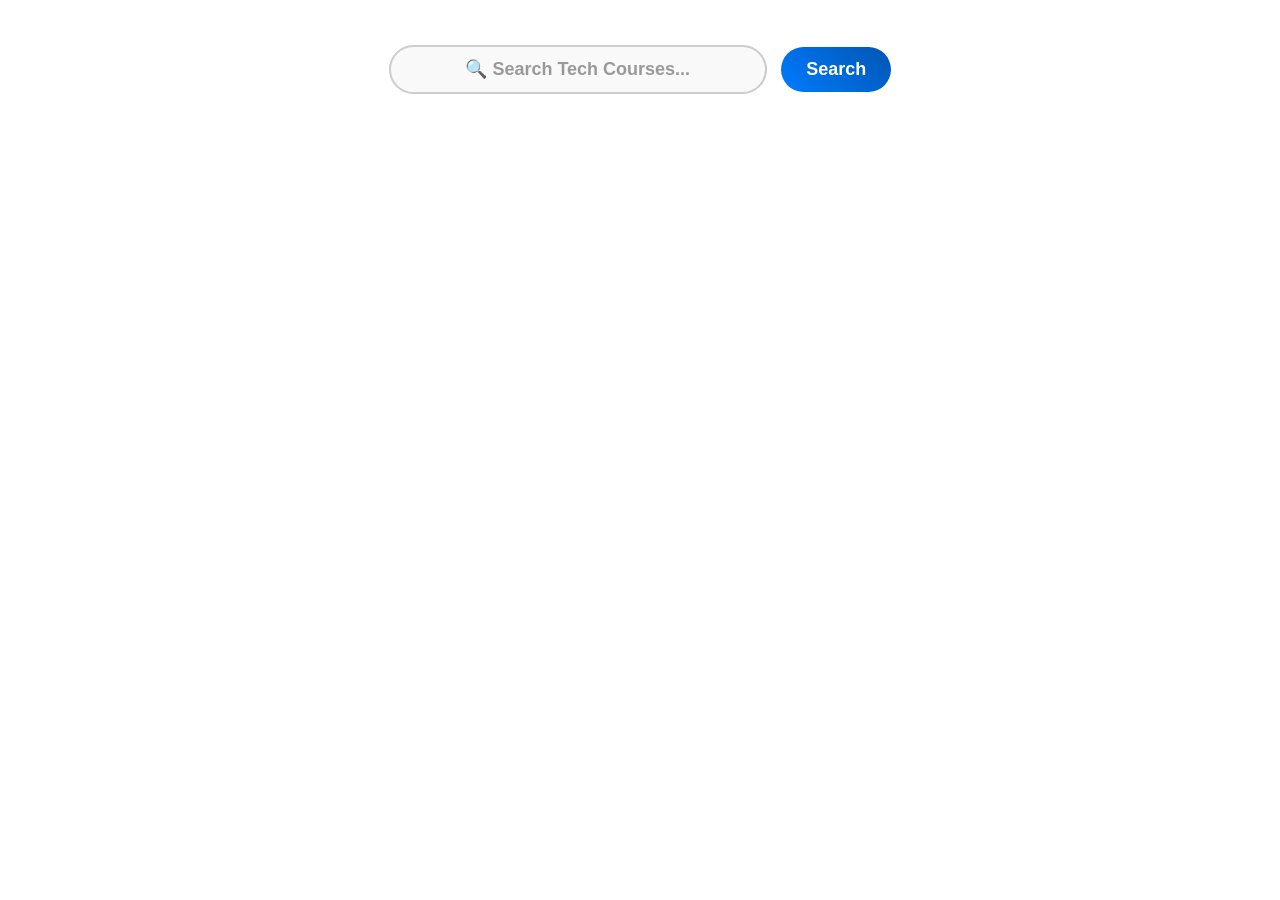
<file: Women Education - Project/index.html>
<!DOCTYPE html>
<html lang="en">
<head>
  <meta charset="UTF-8">
  <meta name="viewport" content="width=device-width, initial-scale=1.0">
  <title>Document</title>
  <script>
    function searchFunction() {
        let query = document.getElementById("searchBox").value.toLowerCase();
        if (query.includes("cs") || query.includes("it") || query.includes("tech")) {
            window.location.href = "techWebsite.html"; // Replace with actual file/link of Program B
        } else {
            alert("No results found! Try searching for CS, IT, or Tech.");
        }
    }
</script>
</head>
<body>
  
  <style>
    .search-container {
        text-align: center;
        margin: 30px 0;
        padding: 15px;
    }

    #searchBox {
        width: 350px;
        padding: 12px;
        border: 2px solid #ccc;
        border-radius: 30px;
        outline: none;
        font-size: 18px;
        transition: 0.3s ease-in-out;
        background: #f9f9f9;
        color: black;
        text-align: center;
        font-weight: bold;
    }

    #searchBox::placeholder {
        color: #999;
    }

    #searchBox:focus {
        border: 2px solid #007bff;
        box-shadow: 0 0 10px rgba(0, 123, 255, 0.5);
    }

    #searchButton {
        padding: 12px 25px;
        border: none;
        background: linear-gradient(45deg, #007bff, #0056b3);
        color: white;
        font-size: 18px;
        border-radius: 30px;
        cursor: pointer;
        transition: 0.3s ease-in-out;
        font-weight: bold;
        margin-left: 10px;
    }

    #searchButton:hover {
        background: linear-gradient(45deg, #0056b3, #007bff);
        transform: scale(1.05);
        box-shadow: 0 0 12px rgba(0, 123, 255, 0.5);
    }

    /* Background Styling */
    body {
        background: white;
        font-family: Arial, sans-serif;
        color: black;
    }
  </style>

<div class="search-container">
    <input type="text" id="searchBox" placeholder="🔍 Search Tech Courses...">
    <button id="searchButton" onclick="searchFunction()">Search</button>
</div>




</body>
</html>
</file>
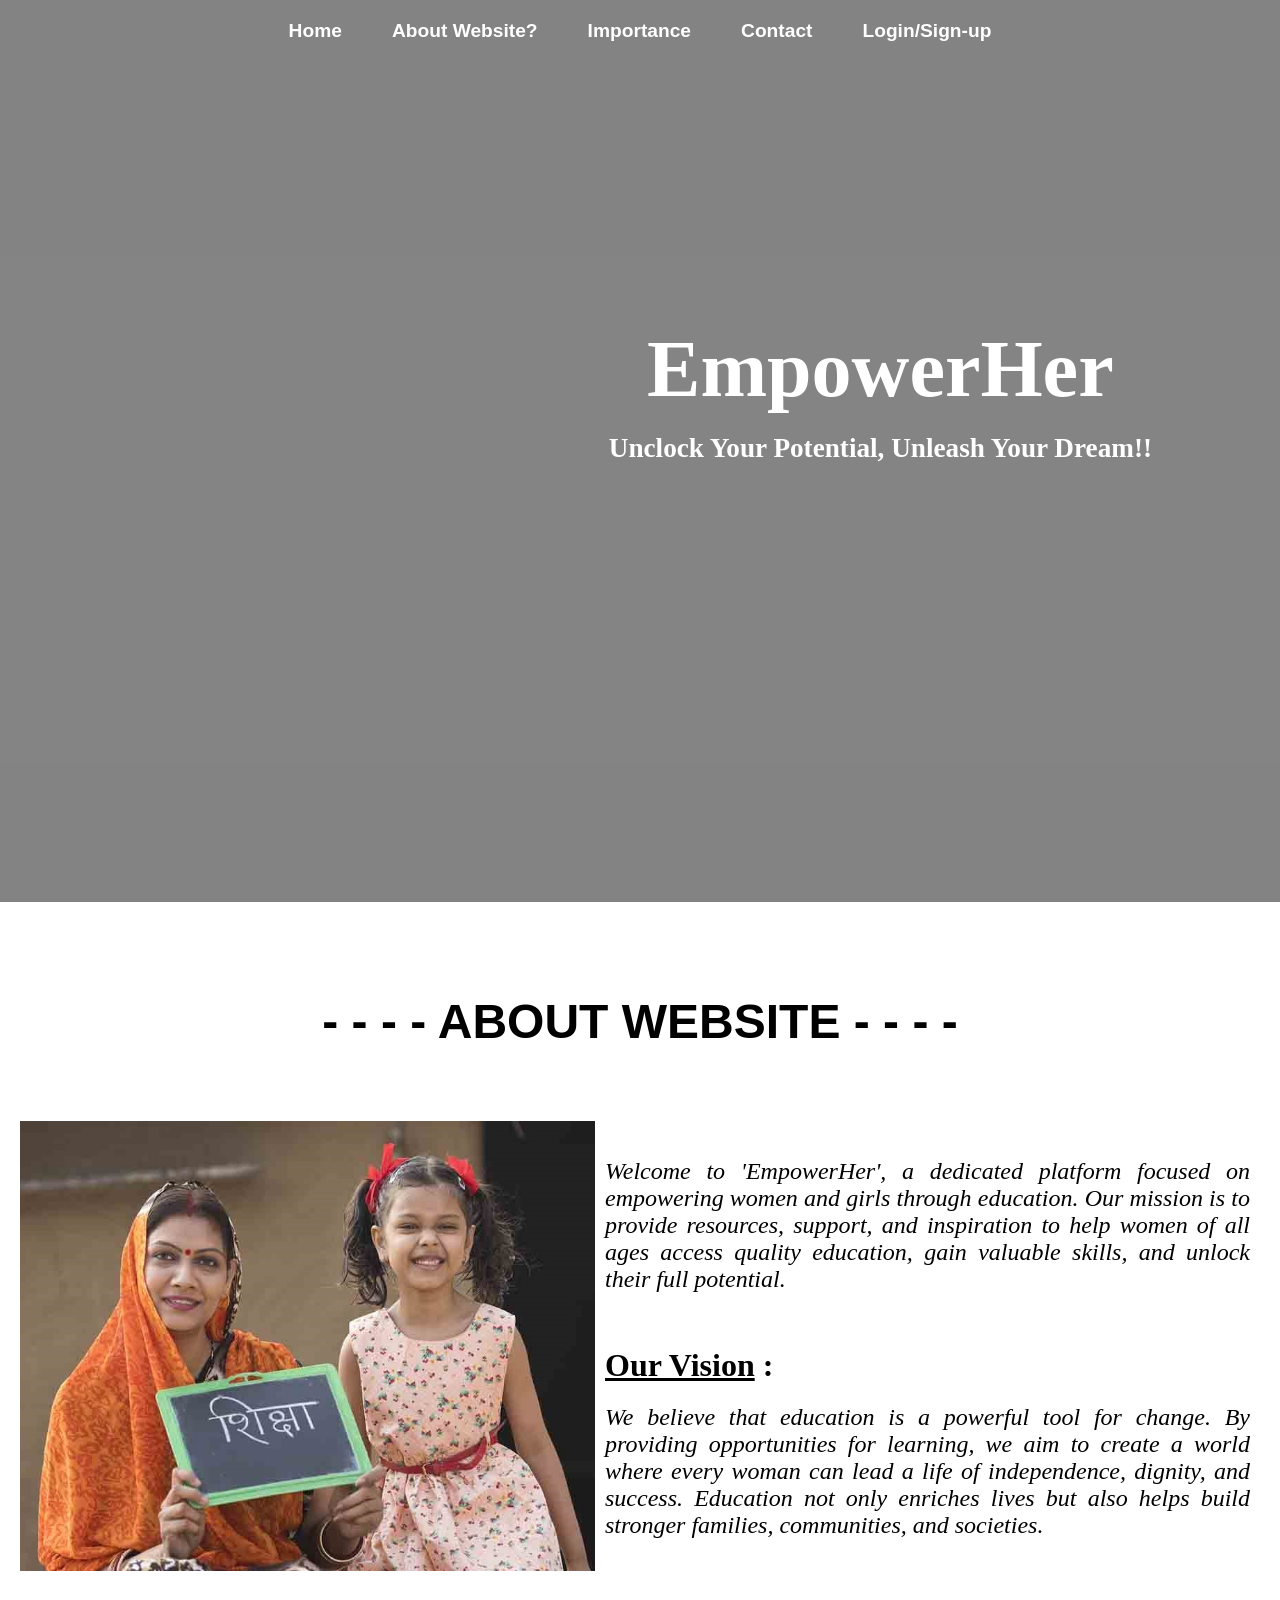
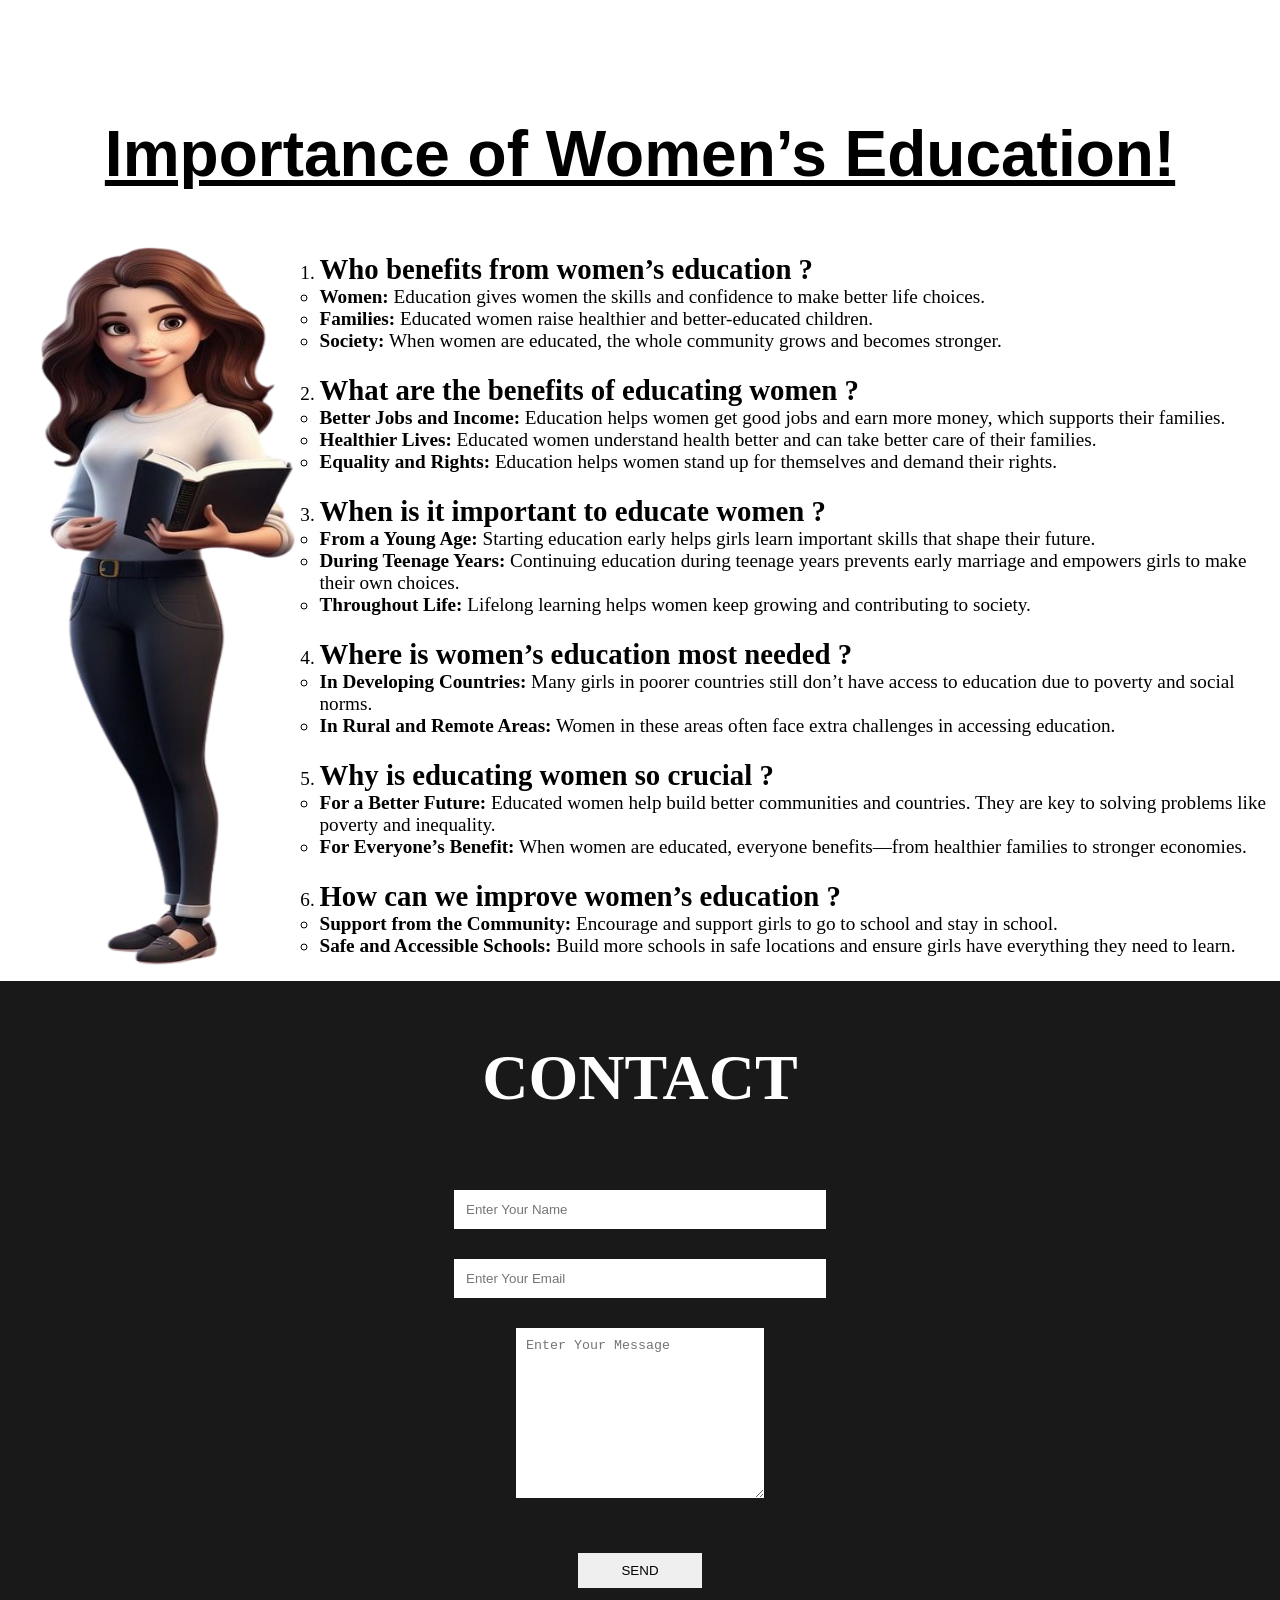
<file: Women Education - Project/education.html>
<!DOCTYPE html>
<html lang="en">
<head>
    <meta charset="UTF-8">
    <meta name="viewport" content="width=device-width, initial-scale=1.0">
    <title> Education </title>
    <link rel="stylesheet" href="education.css">
    
</head>
<body>
    <nav class="Menu">
        <ul>
            <li> <a href="#Home"> Home </a> </li>
            <li> <a href="#about_Web"> About Website? </a> </li>
            <li> <a href="#importance"> Importance </a> </li>
            <li> <a href="#contact"> Contact </a> </li>
            <!-- <li> <a href="C:\xampp\htdocs\Login\Registration.php"> Login/Sign-up  </a> </li> -->

            <li> <a href="Registration.html"> Login/Sign-up  </a> </li>

        </ul>
    </nav>

    <section id="Home">
        <div class="main">
            <br><br><br>
            <h1 style="font-size: 5rem;"> EmpowerHer </h1> <br> 
            <h3 class="TagLine" style="font-size: 1.7rem;" > Unclock Your Potential, Unleash Your Dream!! </h3>
        </div>
        
    </section>


    <section id="about_Web">
        <br><br><br><br>
        <h1 class="heading" style="font-size: 3rem; font-family:'Segoe UI', Tahoma, Geneva, Verdana, sans-serif"> 
            <center> - - - -  ABOUT WEBSITE  - - - - </center>  
        </h1>
        <br><br><br><br>

        <div id="picture">
            <img src="Pick 5.jpg" alt="">
            <div id="intro">
                <p style="font-size: x-large;">
                    <br>
                    <i>
                    Welcome to 'EmpowerHer', a dedicated platform focused on empowering women and 
                    girls through education. Our mission is to provide resources, support, and inspiration 
                    to help women of all ages access quality education, gain valuable skills, and unlock 
                    their full potential.
                    </i> <br><br><br>

                    <h2> <u>Our Vision</u> : </h2>
                    <p style="font-size: x-large;">    
                    <i>
                    We believe that education is a powerful tool for change. By providing opportunities for 
                    learning, we aim to create a world where every woman can lead a life of independence, 
                    dignity, and success. Education not only enriches lives but also helps build stronger 
                    families, communities, and societies.
                    </i>
                    </p>
                </p>
            </div>
        </div>
    </section>



    <section id="importance">
        <br><br>
        <h1 class="headings" style="font-family:'Segoe UI', Tahoma, Geneva, Verdana, sans-serif"> 
            <u> Importance of Women’s Education! </u>
        </h1>
        <div id="pic">
            <img src="Girl and her book.png" alt="">
            <div id="Imp">
                <ol style="font-size: larger;">
                    <br>
                    <li><strong> <h2> Who benefits from women’s education ? </h2></strong> 
                        <ul>
                            <li><strong>Women:</strong> Education gives women the skills and confidence to make better life choices.</li>
                            <li><strong>Families:</strong> Educated women raise healthier and better-educated children.</li>
                            <li><strong>Society:</strong> When women are educated, the whole community grows and becomes stronger.</li>
                        </ul>
                    </li>
                    <br>
                    <li><strong><h2>What are the benefits of educating women ?</h2></strong>
                        <ul>
                            <li><strong>Better Jobs and Income:</strong> Education helps women get good jobs and earn more money, which supports their families.</li>
                            <li><strong>Healthier Lives:</strong> Educated women understand health better and can take better care of their families.</li>
                            <li><strong>Equality and Rights:</strong> Education helps women stand up for themselves and demand their rights.</li>
                        </ul>
                    </li>
                    <br>
                    <li><strong><h2>When is it important to educate women ?</h2></strong>
                        <ul>
                            <li><strong>From a Young Age:</strong> Starting education early helps girls learn important skills that shape their future.</li>
                            <li><strong>During Teenage Years:</strong> Continuing education during teenage years prevents early marriage and empowers girls to make their own choices.</li>
                            <li><strong>Throughout Life:</strong> Lifelong learning helps women keep growing and contributing to society.</li>
                        </ul>
                    </li>
                    <br>
                    <li><strong><h2>Where is women’s education most needed ?</h2></strong>
                        <ul>
                            <li><strong>In Developing Countries:</strong> Many girls in poorer countries still don’t have access to education due to poverty and social norms.</li>
                            <li><strong>In Rural and Remote Areas:</strong> Women in these areas often face extra challenges in accessing education.</li>
                        </ul>
                    </li>
                    <br>
                    <li><strong><h2>Why is educating women so crucial ?</h2></strong>
                        <ul>
                            <li><strong>For a Better Future:</strong> Educated women help build better communities and countries. They are key to solving problems like poverty and inequality.</li>
                            <li><strong>For Everyone’s Benefit:</strong> When women are educated, everyone benefits—from healthier families to stronger economies.</li>
                        </ul>
                    </li>
                    <br>
                    <li><strong><h2>How can we improve women’s education ?</h2></strong>
                        <ul>
                            <li><strong>Support from the Community:</strong> Encourage and support girls to go to school and stay in school.</li>
                            <li><strong>Safe and Accessible Schools:</strong> Build more schools in safe locations and ensure girls have everything they need to learn.</li>
                        </ul>
                    </li>
                </ol>
            </div>
        </div>
    </section>

    <section id="contact">
        <h1 class="headings"> CONTACT </h1>
        <form action="" class="form">
            <input type="text" name="name" class="input" placeholder="Enter Your Name">
            <input type="email" name="email" class="input" placeholder="Enter Your Email">
            <textarea name="msg" id="msg" cols="30" rows="10" placeholder="Enter Your Message"></textarea>
            <input type="submit" value="SEND" id="send">
        </form>
    </section>

</body>
</html>
</file>
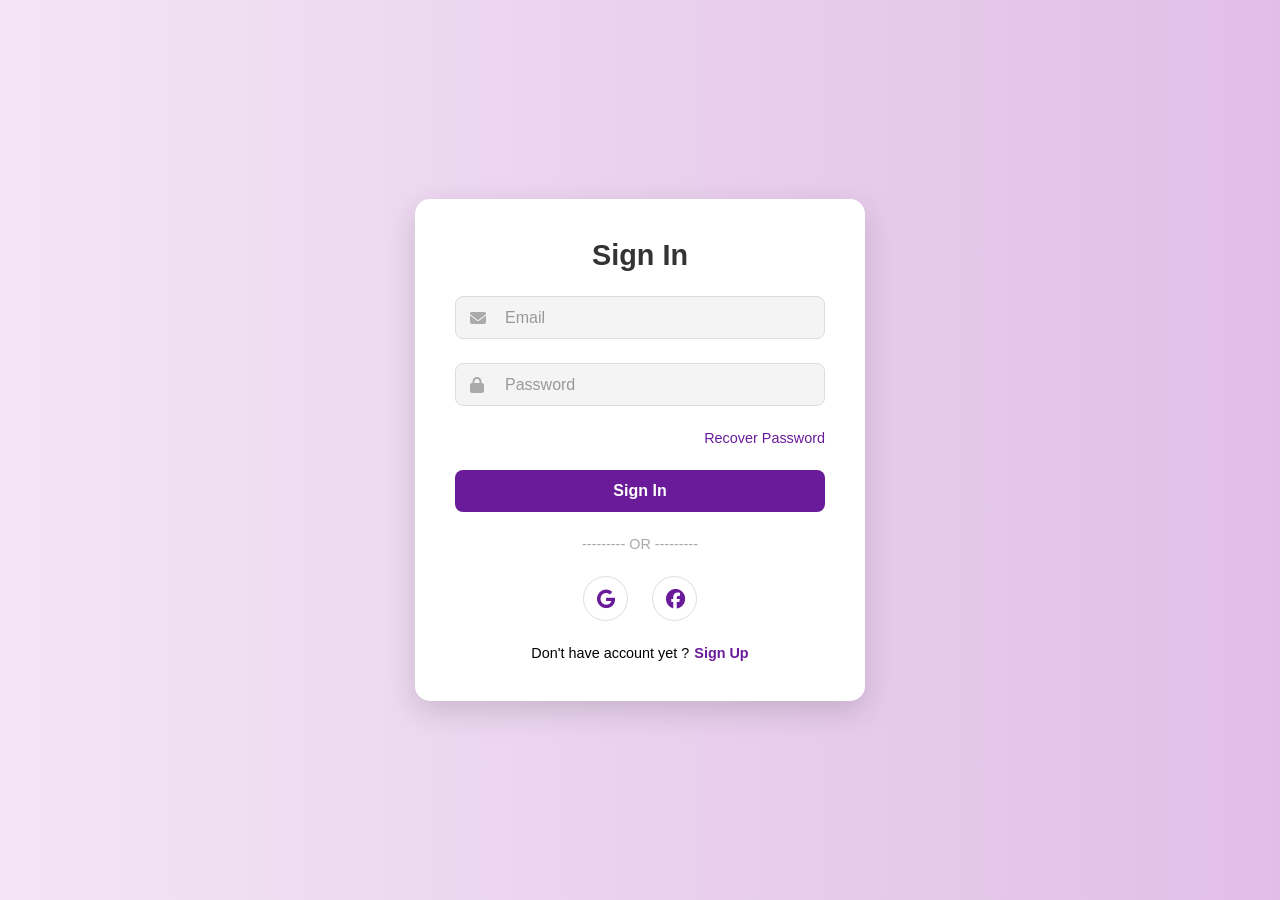
<file: Women Education - Project/Registration.html>
<!DOCTYPE html>
<html lang="en">
<head>
    <meta charset="UTF-8">
    <meta name="viewport" content="width=device-width, initial-scale=1.0">
    <title> Register & Login </title>
    <link rel="stylesheet" href="https://cdnjs.cloudflare.com/ajax/libs/font-awesome/6.7.2/css/all.min.css">
    <link rel="stylesheet" href="Registration.css">
</head>
<body>
    <div class="container" id="signUp" style="display: none;">
        <h1 class="form-title"> Register </h1>
        <form method="post" action="Backend.html">
            
            <!-- User Name -->
            <div class="input-group">
                <i class="fas fa-user"></i>
                <input type="text" name="fName" id="fName" placeholder="Your First Name" required>
                <label for="fName"> First Name </label>
            </div>

            <div class="input-group">
                <i class="fas fa-user"></i>
                <input type="text" name="lName" id="lName" placeholder="Your Last Name" required>
                <label for="lName"> Last Name </label>
            </div>

            <!-- Email Address -->
            <div class="input-group">
                <i class="fas fa-envelope"></i>
                <input type="email" name="email" id="email" placeholder="Your Email-id" required>
                <label for="email"> Email </label>
            </div>

            <!-- Password -->
            <div class="input-group">
                <i class="fas fa-lock"></i>
                <input type="password" name="password" id="password" placeholder="Password" required>
                <label for="password"> Password </label>
            </div> 

            <!-- Submit -->
            <input type="submit" class="btn" value="Sign Up" name="signUp">
                        
        </form>

        <p class="or">
            --------- OR ---------
        </p>

        <div class="icons">
            <i class="fab fa-google"></i>
            <i class="fab fa-facebook"></i>
        </div>

        <div class="links">
            <p> Already have an Account ? </p>
            <button id="signInButton"> Sign In </button>
        </div>

    </div>

    
    <!-- --------------------------------------- Sign-In Page --------------------------------------- -->
    
    <div class="container" id="signIn">
        <h1 class="form-title"> Sign In </h1>
        <form method="post" action="Backend.html">
            
            
            <!-- Email Address -->
            <div class="input-group">
                <i class="fas fa-envelope"></i>
                <input type="email" name="email" id="email" placeholder="Your Email-id" required>
                <label for="email"> Email </label>
            </div>

            <!-- Password -->
            <div class="input-group">
                <i class="fas fa-lock"></i>
                <input type="password" name="password" id="password" placeholder="Password" required>
                <label for="password"> Password </label>
            </div> 

            <p class="recover">
                <a href="#"> Recover Password  </a>
            </p>

            <!-- Submit -->
            <input type="submit" class="btn" value="Sign In" name="signIn">
                        
        </form>

        <p class="or">
            --------- OR ---------
        </p>

        <div class="icons">
            <i class="fab fa-google"></i>
            <i class="fab fa-facebook"></i>
        </div>

        <div class="links">
            <p> Don't have account yet ? </p>
            <button id="signUpButton"> Sign Up </button>
        </div>

    </div>

    <script src="Registration.js"> </script>

</body>
</html>
</file>
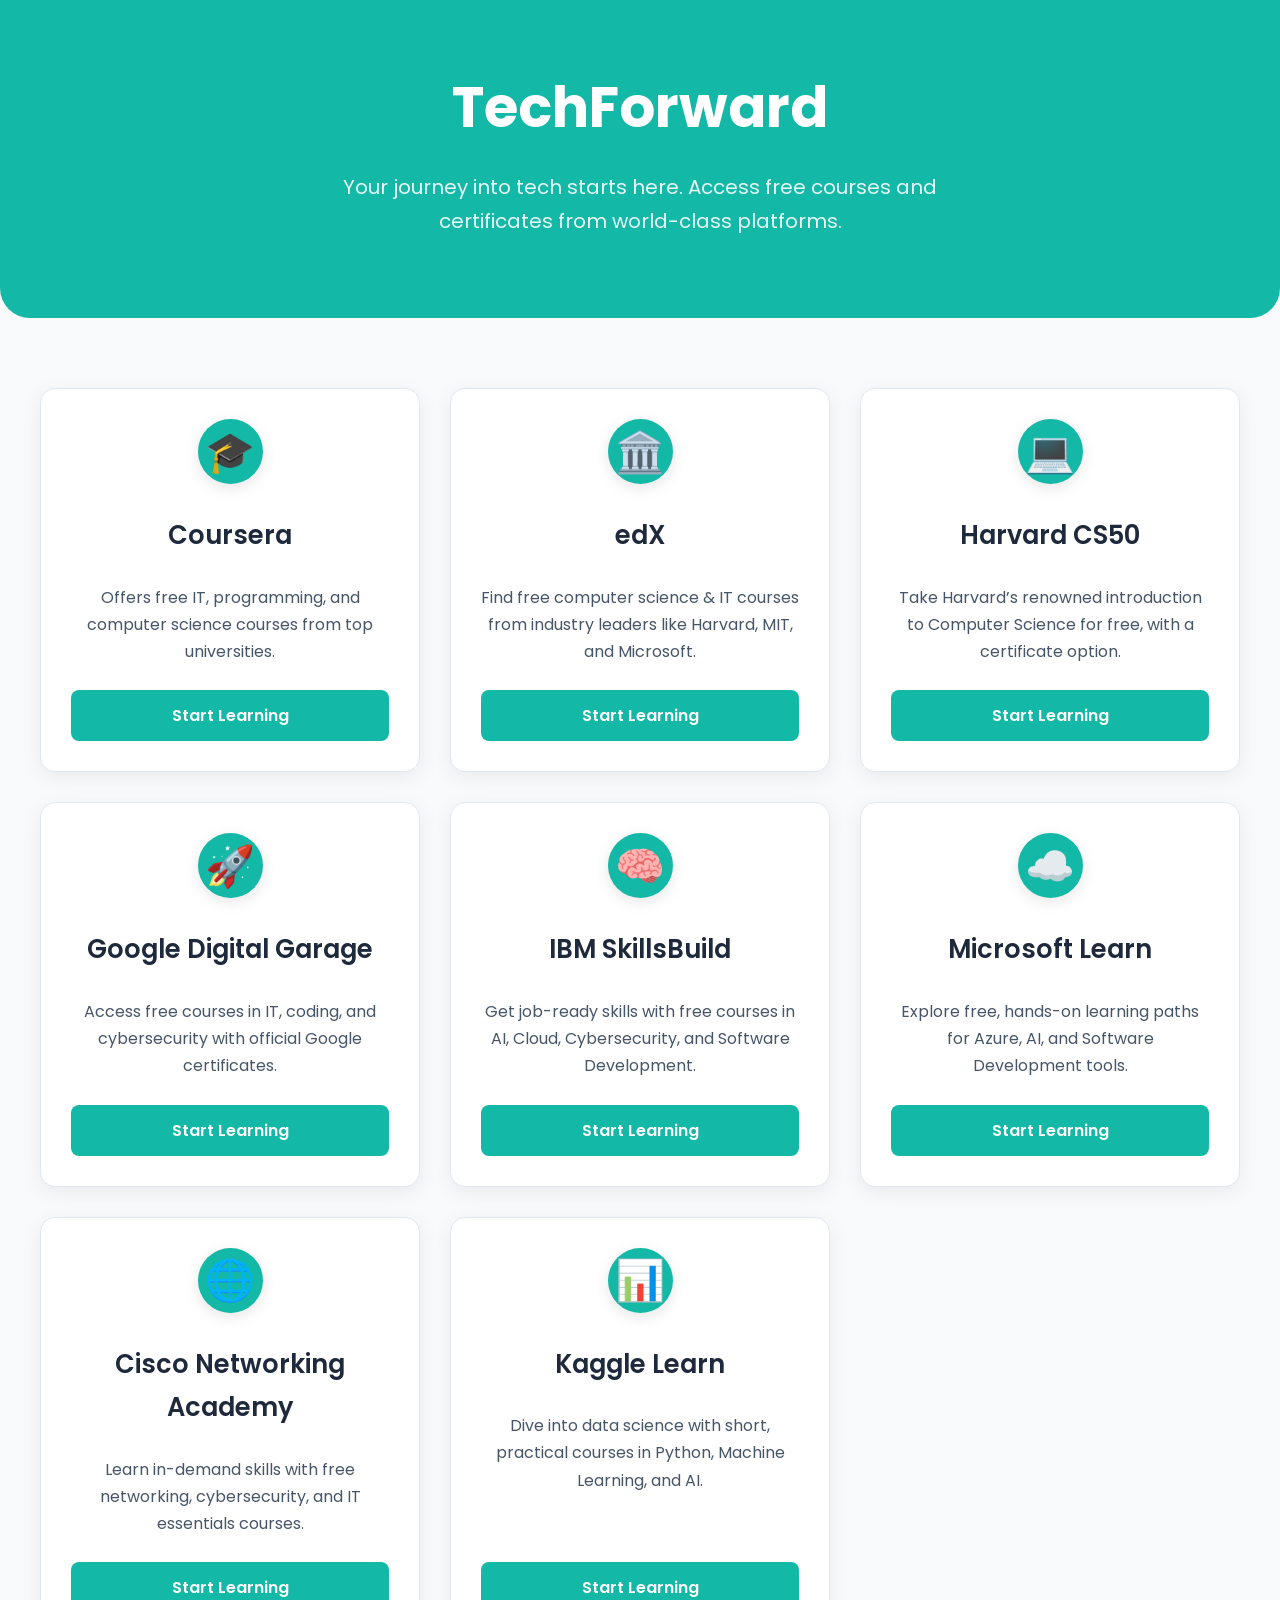
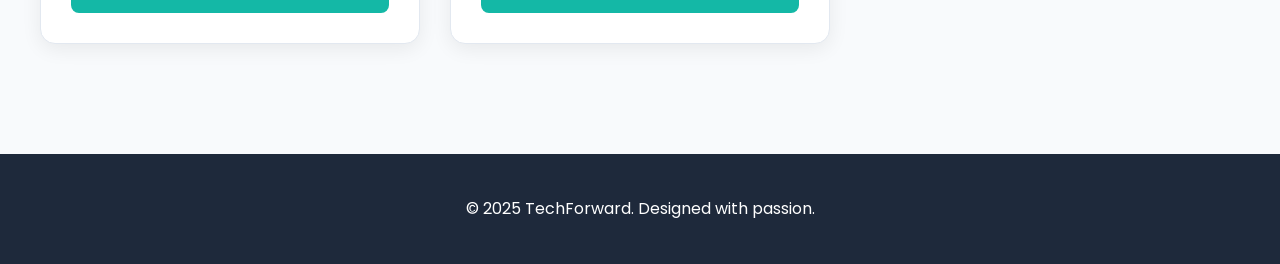
<file: Women Education - Project/techWebsite.html>
<!DOCTYPE html>
<html lang="en">
<head>
    <meta charset="UTF-8">
    <meta name="viewport" content="width=device-width, initial-scale=1.0">
    <title>TechForward | Free Tech Courses & Certificates</title>

    <link rel="preconnect" href="https://fonts.googleapis.com">
    <link rel="preconnect" href="https://fonts.gstatic.com" crossorigin>
    <link href="https://fonts.googleapis.com/css2?family=Poppins:wght@400;600;700&display=swap" rel="stylesheet">

    <!-- <link rel="stylesheet" href="styles.css"> -->

    <style>

        /* --- Basic Setup & Variables (Modern Teal Theme) --- */
:root {
    --primary-color: #14b8a6;   /* Main Teal */
    --primary-dark: #0d9488;    /* Darker Teal for hover */
    --light-bg: #f8fafc;        /* Clean, cool-toned background */
    --card-bg: #ffffff;         /* White for cards */
    --heading-color: #1e293b;   /* Dark Slate for headings */
    --text-color: #475569;      /* Softer Slate for text */
    --card-shadow: 0 5px 20px rgba(0, 0, 0, 0.07);
    --card-border: #e2e8f0;
}

body {
    font-family: 'Poppins', sans-serif;
    margin: 0;
    padding: 0;
    background-color: var(--light-bg);
    color: var(--text-color);
    line-height: 1.7;
}

.container {
    max-width: 1200px;
    margin: 0 auto;
    padding: 20px;
}

/* --- Header & Hero Section --- */
.hero {
    background: var(--primary-color);
    color: white;
    padding: 60px 20px;
    text-align: center;
    border-bottom-left-radius: 30px;
    border-bottom-right-radius: 30px;
}

.hero h1 {
    margin: 0;
    font-size: 3.5rem;
    font-weight: 700;
}

.hero p {
    font-size: 1.25rem;
    font-weight: 400;
    margin-top: 15px;
    max-width: 700px;
    margin-left: auto;
    margin-right: auto;
    opacity: 0.9;
}

/* --- Resource Grid Layout --- */
.resource-grid {
    display: grid;
    grid-template-columns: repeat(auto-fit, minmax(300px, 1fr));
    gap: 30px;
    padding: 50px 0;
}

/* --- Card Styling --- */
.card {
    background: var(--card-bg);
    border: 1px solid var(--card-border);
    border-radius: 15px;
    padding: 30px;
    display: flex;
    flex-direction: column;
    text-align: center;
    box-shadow: var(--card-shadow);
    transition: transform 0.3s ease, box-shadow 0.3s ease;
}

.card:hover {
    transform: translateY(-10px);
    box-shadow: 0 10px 30px rgba(0, 0, 0, 0.1);
}

.card h3 {
    margin: 20px 0 10px;
    font-size: 1.6rem;
    font-weight: 600;
    color: var(--heading-color);
}

.card p {
    flex-grow: 1;
    margin-bottom: 25px;
    color: var(--text-color);
}

/* --- Icon Styling --- */
.card-icon {
    font-size: 2.5rem;
    line-height: 1;
    margin: 0 auto 10px;
    color: white;
    background: var(--primary-color);
    border-radius: 50%;
    width: 65px;
    height: 65px;
    display: flex;
    align-items: center;
    justify-content: center;
    box-shadow: 0 4px 15px rgba(0,0,0,0.1);
}

/* --- Button Styling --- */
.btn {
    display: inline-block;
    background: var(--primary-color);
    color: white;
    padding: 12px 25px;
    text-decoration: none;
    border-radius: 8px;
    text-align: center;
    font-weight: 600;
    transition: background-color 0.3s ease, transform 0.3s ease;
    border: none;
}

.btn:hover {
    background-color: var(--primary-dark);
    transform: scale(1.05);
}

/* --- Footer --- */
.footer {
    text-align: center;
    padding: 25px;
    margin-top: 40px;
    background-color: #1e293b; /* Dark Slate to match heading color */
    color: white;
}


    </style>

</head>
<body>

    <header class="hero">
        <div class="hero-content">
            <h1>TechForward</h1>
            <p>Your journey into tech starts here. Access free courses and certificates from world-class platforms.</p>
        </div>
    </header>

    <main class="container">
        <div class="resource-grid">

            <div class="card">
                <div class="card-icon">🎓</div>
                <h3>Coursera</h3>
                <p>Offers free IT, programming, and computer science courses from top universities.</p>
                <a href="https://www.coursera.org/courses?query=free" target="_blank" class="btn">Start Learning</a>
            </div>

            <div class="card">
                <div class="card-icon">🏛️</div>
                <h3>edX</h3>
                <p>Find free computer science & IT courses from industry leaders like Harvard, MIT, and Microsoft.</p>
                <a href="https://www.edx.org/" target="_blank" class="btn">Start Learning</a>
            </div>

            <div class="card">
                <div class="card-icon">💻</div>
                <h3>Harvard CS50</h3>
                <p>Take Harvard’s renowned introduction to Computer Science for free, with a certificate option.</p>
                <a href="https://cs50.harvard.edu/" target="_blank" class="btn">Start Learning</a>
            </div>
            
            <div class="card">
                <div class="card-icon">🚀</div>
                <h3>Google Digital Garage</h3>
                <p>Access free courses in IT, coding, and cybersecurity with official Google certificates.</p>
                <a href="https://learndigital.withgoogle.com/digitalgarage/" target="_blank" class="btn">Start Learning</a>
            </div>

            <div class="card">
                <div class="card-icon">🧠</div>
                <h3>IBM SkillsBuild</h3>
                <p>Get job-ready skills with free courses in AI, Cloud, Cybersecurity, and Software Development.</p>
                <a href="https://www.skillsbuild.org/" target="_blank" class="btn">Start Learning</a>
            </div>

            <div class="card">
                <div class="card-icon">☁️</div>
                <h3>Microsoft Learn</h3>
                <p>Explore free, hands-on learning paths for Azure, AI, and Software Development tools.</p>
                <a href="https://learn.microsoft.com/en-us/" target="_blank" class="btn">Start Learning</a>
            </div>

            <div class="card">
                <div class="card-icon">🌐</div>
                <h3>Cisco Networking Academy</h3>
                <p>Learn in-demand skills with free networking, cybersecurity, and IT essentials courses.</p>
                <a href="https://www.netacad.com/" target="_blank" class="btn">Start Learning</a>
            </div>

            <div class="card">
                <div class="card-icon">📊</div>
                <h3>Kaggle Learn</h3>
                <p>Dive into data science with short, practical courses in Python, Machine Learning, and AI.</p>
                <a href="https://www.kaggle.com/learn" target="_blank" class="btn">Start Learning</a>
            </div>

        </div>
    </main>

    <footer class="footer">
        <p>&copy; 2025 TechForward. Designed with passion.</p>
    </footer>

</body>
</html>
</file>
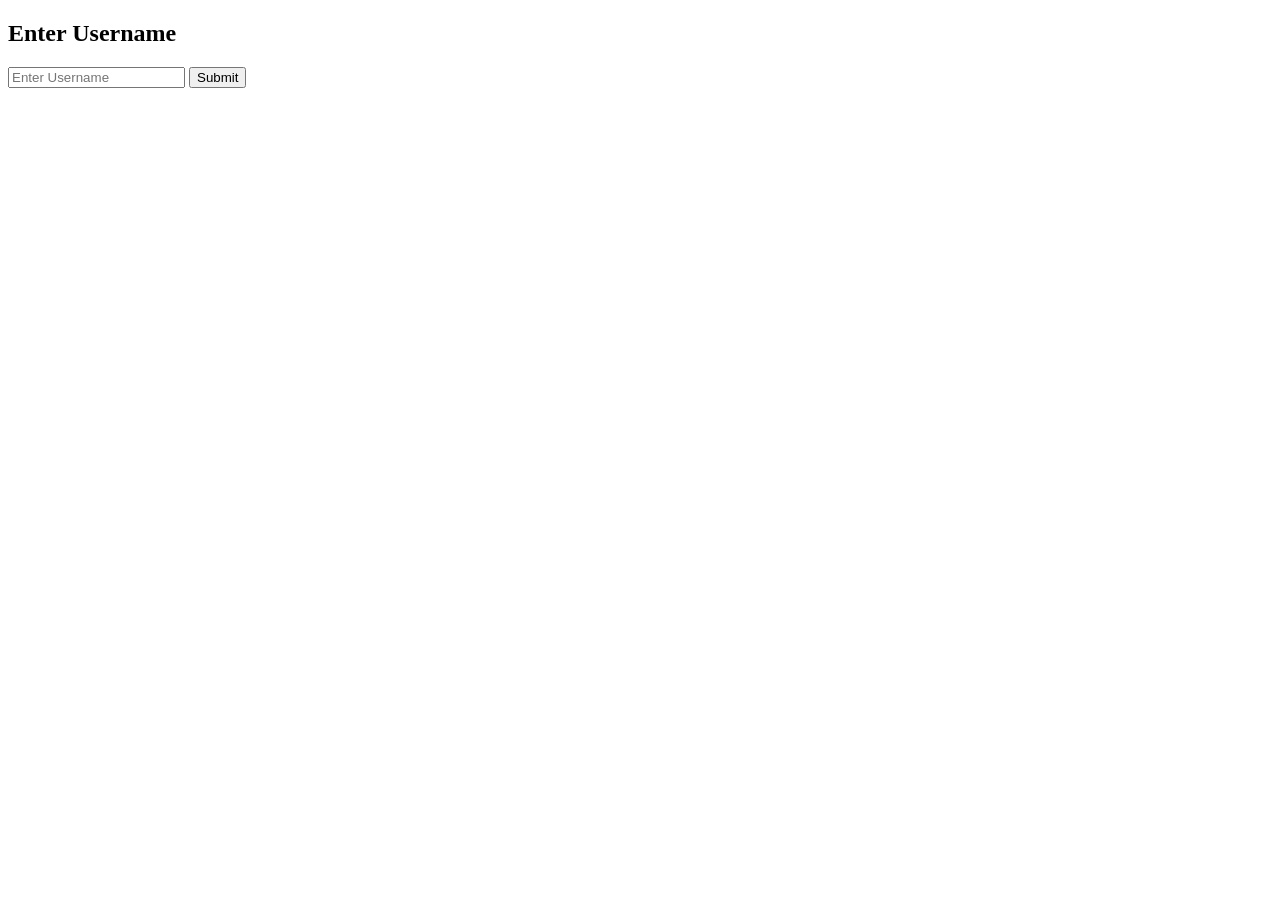
<file: Women Education - Project/templates/login.html>
<!DOCTYPE html>
<html lang="en">
<head>
    <meta charset="UTF-8">
    <meta name="viewport" content="width=device-width, initial-scale=1.0">
    <title>Login</title>
</head>
<body>
    <h2>Enter Username</h2>
    <form method="post">
        <input type="text" name="username" placeholder="Enter Username" required>
        <input type="submit" value="Submit">
    </form>
</body>
</html>
</file>
<file: Women Education - Project/education.css>
*{
    margin: 0;
    padding: 0;
    box-sizing: border-box;
}
html {
    scroll-behavior: smooth;
}

/* Menu */
.Menu{
    display: flex;
    justify-content: center;
    align-items: center;
    background-color: rgba(9, 9, 9, 0.5);
    position: sticky;
    top: 0;
}

.Menu ul{
    display: flex;
    list-style: none;
    margin: 20px 0px;
}

.Menu ul li{
    font-family:'Franklin Gothic Medium', 'Arial Narrow', Arial, sans-serif;
    font-size: larger;
    font-weight: bold;
}

.Menu ul li a{
    text-decoration: none;
    color: white;
    padding: 8px 25px;
    transition: all .5s ease;
}

.Menu ul li a:hover{
    background-color: white;
    color: black;
    box-shadow: 0 0 10px white;
}

/* Home Section */
#Home {
    display: flex;
    flex-direction: column;
    background-color: rgba(9, 9, 9, 0.5);
    height: 840px;
    justify-content: center;
    align-items: center;
    color: white;
}
#Home::before {
    content: "";
    position: absolute;
    top: 0;
    right: 0;
    background: url(https://www.unicef.org/sites/default/files/styles/hero_tablet/public/UN0284179.jpg.webp?itok=DE_bmTnb) no-repeat center center/cover;
    height: 900px;
    width: 100%;
    z-index: -1;
    opacity: 8;

}

.main{
    display: flex;
    flex-direction: column;
    align-items: center;
    position: absolute;
    top: 30%;
    right: 10%;
}

.headings{
    font-family: Britannic Bold;
    font-size: 4rem;
    text-align: center;
    margin: 40px 0px;
}

/* About Website */
#about_Web{
    display: flex;
    flex-direction: column;
    box-sizing: border-box;
    padding: 20px;
    margin-bottom: 50px;
}
#picture{
    display: flex;
}
#picture img{
    width: 575px;
    height: 450px;
}
#intro{
    display: flex;
    flex-direction: column;
    text-align: justify;
    padding: 10px;
}
#intro h2{
    font-size: 2rem;
    margin-bottom: 20px;
}



/* About Section: */
#importance{
    display: flex;
    flex-direction: column;
}
#pic{
    display: flex;
}
#pic img{
    width: 375px;
    height: 750px;
}
#intro {
    display: flex;
    flex-direction: column;
    text-align: justify;
}


/* Contact Section */
#contact {
    display: flex;
    flex-direction: column;
    box-sizing: border-box;
    background-color: rgba(0, 0, 0, 0.9);
    color: white; 
    padding: 20px;
}
.form {
    display: flex;
    flex-direction: column;
    box-sizing: border-box;
    align-items: center;
    margin: 20px 0px; 
}
.input {
    padding: 12px;
    margin: 15px;
    width: 30%;
    border: none;
    outline: none;
}
#msg {
    width: 20%;
    padding: 10px;
    margin: 15px;
    border: none;
    outline: none;
}
#send {
    padding: 10px;
    width: 10%;
    margin: 40px;
    border: none;
    outline: none;
}
#send:hover {
    cursor: pointer;
    box-shadow: 0 0 10px white;
}
</file>
<file: Women Education - Project/Registration.css>
/* --- Global Styles & Variables (EmpowerHer Theme) --- */
:root {
    --primary-color: #6a1b9a;
    --primary-dark: #4a148c;
    --light-grey-bg: #f4f4f4;
    --text-color: #555;
    --heading-color: #333;
    --border-color: #ddd;
}

* {
    margin: 0;
    padding: 0;
    box-sizing: border-box;
    font-family: "Poppins", sans-serif;
}

body {
    background-color: #e1bee7; /* Light purple background */
    background: linear-gradient(to right, #f3e5f5, #e1bee7);
    display: flex;
    align-items: center;
    justify-content: center;
    min-height: 100vh;
    padding: 20px;
}

/* --- Main Container Styling --- */
.container {
    background: #fff;
    width: 100%;
    max-width: 450px;
    padding: 2.5rem;
    border-radius: 15px;
    box-shadow: 0 10px 30px rgba(0, 0, 0, 0.15);
}

form {
    margin: 0;
}

.form-title {
    font-size: 1.8rem;
    font-weight: 600;
    text-align: center;
    margin-bottom: 1.5rem;
    color: var(--heading-color);
}

/* --- Input Field Styling --- */
.input-group {
    position: relative;
    margin-bottom: 1.5rem;
}

.input-group i {
    position: absolute;
    left: 15px;
    top: 50%;
    transform: translateY(-50%);
    color: #aaa;
    transition: color 0.3s ease;
}

input {
    width: 100%;
    padding: 12px 12px 12px 45px; /* Add padding for the icon */
    background-color: var(--light-grey-bg);
    border: 1px solid var(--border-color);
    border-radius: 8px;
    outline: none;
    font-size: 15px;
    color: var(--text-color);
    transition: border-color 0.3s ease, box-shadow 0.3s ease;
}

input:focus {
    border-color: var(--primary-color);
    box-shadow: 0 0 8px rgba(106, 27, 154, 0.2);
}

input:focus ~ i {
    color: var(--primary-color);
}

/* Hiding the placeholder to let the label work */
input::placeholder {
    color: transparent;
}

/* Floating Label Animation */
label {
    color: #999;
    position: absolute;
    left: 45px;
    top: 13px;
    cursor: text;
    transition: all 0.3s ease;
    background-color: var(--light-grey-bg);
    padding: 0 5px;
}

input:focus + label, input:not(:placeholder-shown) + label {
    top: -10px;
    left: 40px;
    color: var(--primary-color);
    font-size: 12px;
    font-weight: 500;
}

/* --- Links & Buttons --- */
.recover {
    text-align: right;
    font-size: 0.9rem;
    margin-bottom: 1.5rem;
}

.recover a {
    text-decoration: none;
    color: var(--primary-color);
    font-weight: 500;
}

.recover a:hover {
    text-decoration: underline;
}

.btn {
    font-size: 1rem;
    padding: 12px 0;
    border-radius: 8px;
    outline: none;
    border: none;
    width: 100%;
    background: var(--primary-color);
    color: white;
    cursor: pointer;
    font-weight: 600;
    transition: background-color 0.3s ease, transform 0.2s ease;
}

.btn:hover {
    background: var(--primary-dark);
    transform: scale(1.02);
}

/* --- Social Login Section --- */
.or {
    font-size: 0.9rem;
    margin: 1.5rem 0;
    text-align: center;
    color: #aaa;
}

.icons {
    text-align: center;
}

.icons i {
    color: var(--primary-color);
    padding: 0.8rem;
    border-radius: 50%;
    width: 45px;
    height: 45px;
    font-size: 1.2rem;
    cursor: pointer;
    border: 1px solid var(--border-color);
    margin: 0 10px;
    transition: all 0.3s ease;
}

.icons i:hover {
    background: var(--primary-color);
    color: white;
}

/* --- Sign In / Sign Up Link --- */
.links {
    display: flex;
    justify-content: center;
    align-items: center;
    gap: 5px;
    padding: 0 1rem;
    margin-top: 1.5rem;
    font-size: 0.9rem;
}

button {
    color: var(--primary-color);
    border: none;
    background-color: transparent;
    font-size: 0.9rem;
    font-weight: 600;
    cursor: pointer;
    font-family: 'Poppins', sans-serif;
}

button:hover {
    text-decoration: underline;
}
</file>
